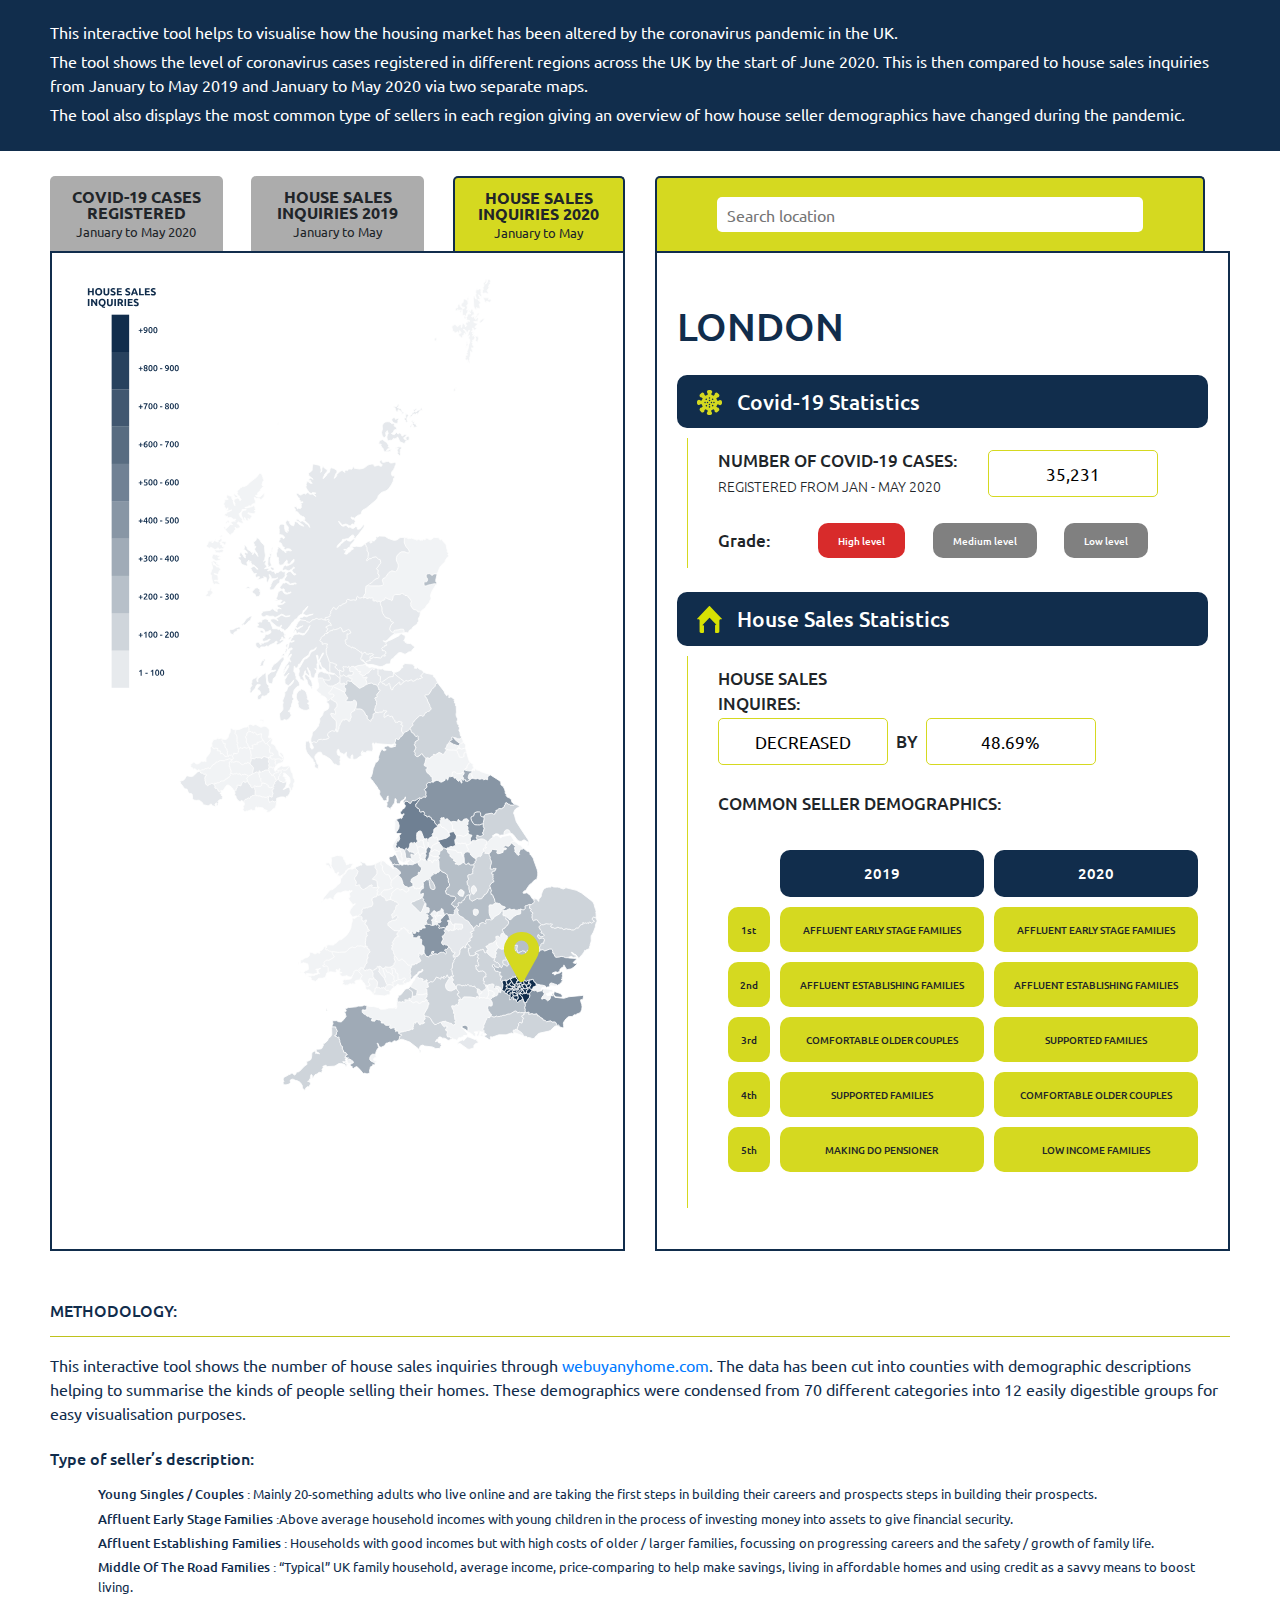
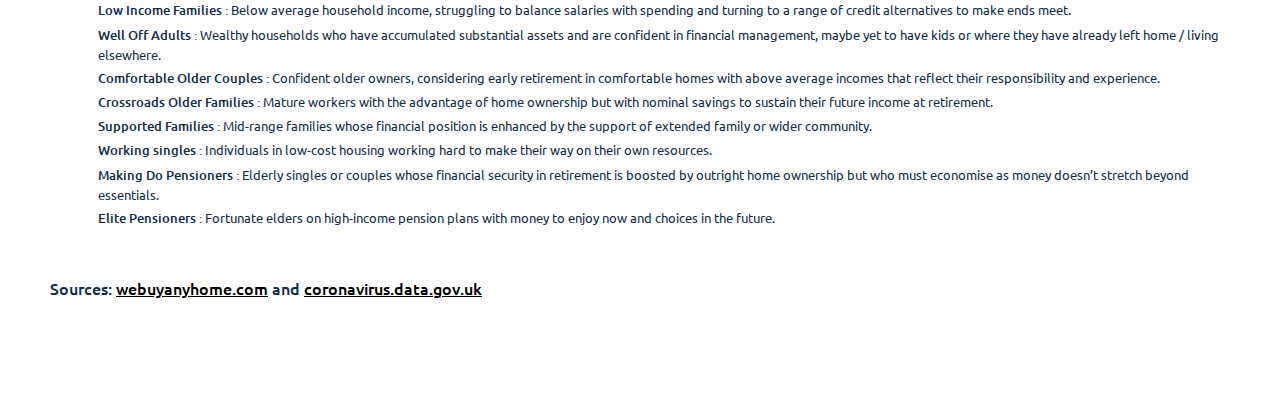
<file: docs/index.html>
<!DOCTYPE html><html lang=en><head><meta charset=utf-8><meta http-equiv=X-UA-Compatible content="IE=edge"><meta name=viewport content="width=device-width,initial-scale=1"><link rel=icon href=/favicon.ico><link href="https://fonts.googleapis.com/css2?family=Ubuntu:wght@400;500&display=swap" rel=stylesheet><link rel=stylesheet href=https://stackpath.bootstrapcdn.com/bootstrap/4.4.1/css/bootstrap.min.css integrity=sha384-Vkoo8x4CGsO3+Hhxv8T/Q5PaXtkKtu6ug5TOeNV6gBiFeWPGFN9MuhOf23Q9Ifjh crossorigin=anonymous><title>We Buy Any Home | Covid 19 | House Market</title><link href=/css/app.51708885.css rel=preload as=style><link href=/css/chunk-vendors.cbc2a074.css rel=preload as=style><link href=/js/app.c7c8fbc9.js rel=preload as=script><link href=/js/chunk-vendors.eb166776.js rel=preload as=script><link href=/css/chunk-vendors.cbc2a074.css rel=stylesheet><link href=/css/app.51708885.css rel=stylesheet></head><body><noscript><strong>We're sorry but wbah-app doesn't work properly without JavaScript enabled. Please enable it to continue.</strong></noscript><div id=app></div><script src=/js/chunk-vendors.eb166776.js></script><script src=/js/app.c7c8fbc9.js></script></body></html>
</file>
